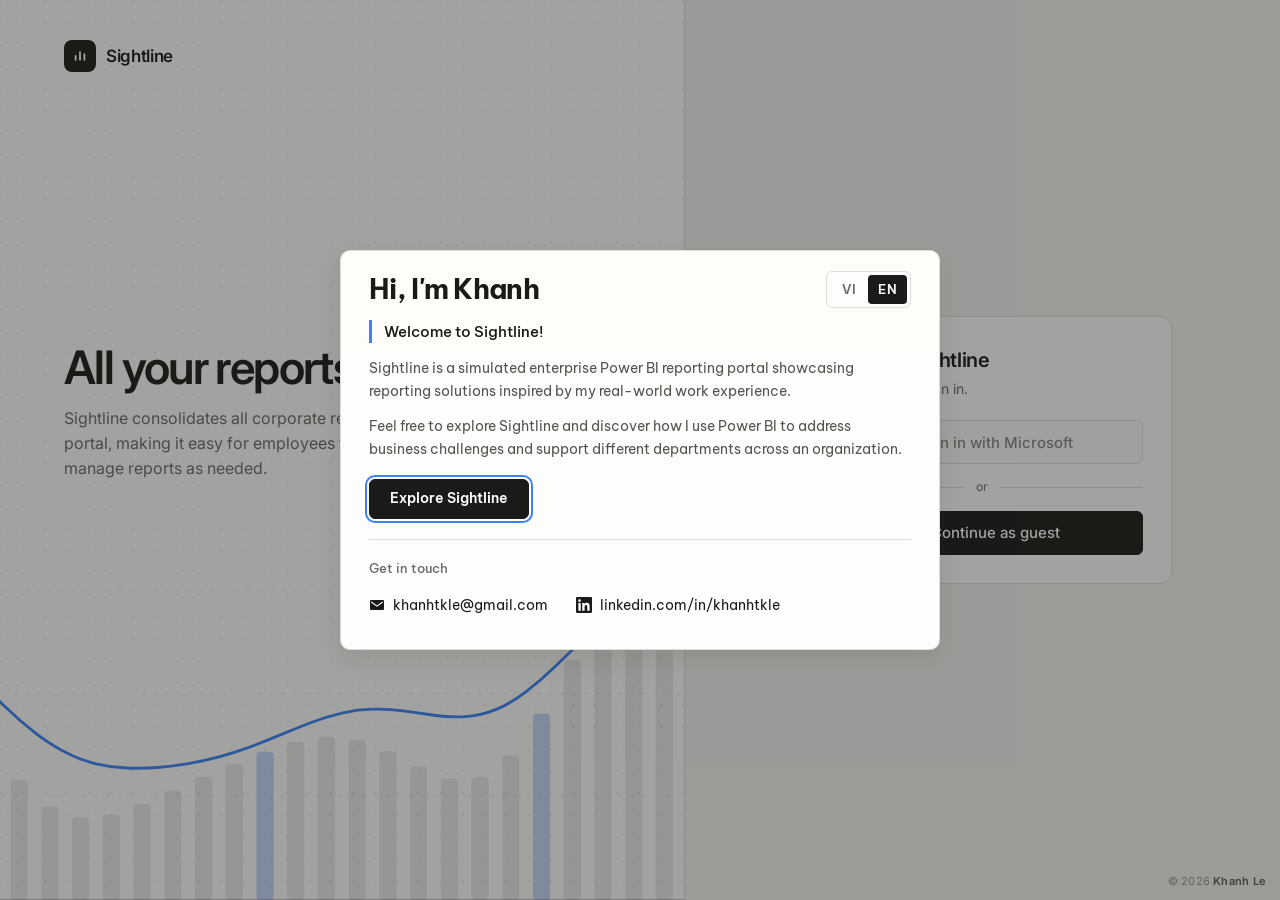
<file: login.html>
<!DOCTYPE html>
<html lang="en">
<head>
  <meta charset="UTF-8">
  <meta name="viewport" content="width=device-width, initial-scale=1.0">
  <meta property="og:title" content="Sightline">
  <meta property="og:description" content="Sightline: an internal operations reporting portal">
  <meta property="og:type" content="website">
  <meta name="theme-color" content="#f2f1ee">
  <meta name="color-scheme" content="light">
  <title>Sightline</title>
  <meta name="robots" content="noindex, nofollow">
  <meta name="author" content="Khanh Le">
  <meta name="copyright" content="© 2026 Khanh Le">
  <meta name="description" content="Sightline: an internal operations reporting portal">
  <link rel="icon" href="data:image/svg+xml,%3Csvg xmlns='http://www.w3.org/2000/svg' viewBox='0 0 32 32'%3E%3Crect width='32' height='32' rx='7' fill='%231a1a18'/%3E%3Cpath d='M9 22v-6m7 6V10m7 12v-9' stroke='%23f2f1ee' stroke-width='3' stroke-linecap='round'/%3E%3C/svg%3E">

  <link rel="preconnect" href="https://fonts.googleapis.com">
  <link rel="preconnect" href="https://fonts.gstatic.com" crossorigin>
  <link href="https://fonts.googleapis.com/css2?family=Inter:wght@400;500;600&family=Be+Vietnam+Pro:wght@500;600;700&display=swap" rel="stylesheet">

  <link rel="stylesheet" href="css/style.css">
</head>
<body data-page="login">

  <a class="skip" href="#signin">Skip to sign in</a>

  <main class="login">
    <!-- Bên trái: tên sản phẩm, tiêu đề, đoạn giới thiệu; phía dưới là hình động trừu tượng -->
    <section class="login-intro">
      <div class="brand">
        <span class="brand-mark" aria-hidden="true">
          <svg viewBox="0 0 32 32"><path d="M9 22v-6m7 6V10m7 12v-9" fill="none" stroke="currentColor" stroke-width="3" stroke-linecap="round"/></svg>
        </span>
        <span class="brand-name" translate="no">Sightline</span>
      </div>

      <div class="login-copy">
        <h1 class="login-title"></h1>
        <p class="login-text"></p>
      </div>

      <div class="login-art" aria-hidden="true"></div>
    </section>

    <!-- Bên phải: chọn cách vào -->
    <section class="login-card" id="signin">
      <h2 class="form-title"></h2>
      <p class="form-sub"></p>

      <!-- Tài khoản Microsoft: hiển thị nhưng khóa, chỉ có trong hệ thống thật -->
      <button type="button" class="auth-btn sso" disabled aria-disabled="true">
        <svg class="ms-logo" viewBox="0 0 21 21" aria-hidden="true">
          <rect x="1" y="1" width="9" height="9" fill="#f25022"/><rect x="11" y="1" width="9" height="9" fill="#7fba00"/>
          <rect x="1" y="11" width="9" height="9" fill="#00a4ef"/><rect x="11" y="11" width="9" height="9" fill="#ffb900"/>
        </svg>
        <span class="sso-label"></span>
      </button>

      <div class="or"><span></span></div>

      <button type="button" class="auth-btn guest-btn"></button>


    </section>
  </main>

  <script src="js/config.js"></script>
  <script src="js/tracker.js"></script>
  <script src="js/guard.js"></script>
  <script src="js/app.js"></script>
  <div class="watermark" aria-hidden="true">© 2026 <b>Khanh Le</b></div>
</body>
</html>
</file>
<file: css/style.css>
/* ============================================================
   Design tokens (xem design-tokens.md)
   Đổi ở đây là đổi toàn trang.
   ============================================================ */
:root {
  --bg:        #f2f1ee;   /* nền trang (canvas) */
  --surface:   #fdfdfc;   /* thanh trên, thẻ, nút */
  --surface-2: #fbfaf9;   /* vùng lõm: khung ảnh, cột trái */
  --ink:       #1a1a18;   /* chữ chính, nút chính */
  --muted:     #6b6a66;   /* chữ phụ */
  --line:      #deddd9;   /* mọi đường viền 1px */
  --line-strong: #c4c2bc; /* viền khi rê chuột */
  --accent:    #3b82f6;   /* màu nhấn duy nhất: focus, trang đang chọn, trang đã lưu */
  --star:      #c98a00;   /* ngôi sao đã đánh dấu */
  --danger:    #b3261e;   /* lỗi nhập liệu */
  --danger-bg: #fdf3f2;

  --font: "Inter", system-ui, -apple-system, "Segoe UI", sans-serif;
  --radius: 10px;         /* thẻ, khung */
  --radius-sm: 6px;       /* nút, chip */
  --gutter: 24px;
  --topbar-h: 49px;       /* + 1px viền dưới = 50px */
  --chrome-h: calc(var(--topbar-h) + 1px);
  --ctl: 37px;            /* cỡ chung của nút trên thanh trên: chuông, avatar, tìm nhanh, công cụ */
  --pop-shadow: 0 8px 24px rgb(26 26 24 / .10);   /* bóng ấm, chỉ cho menu nổi */
}

/* ---------- Đặt lại mặc định ---------- */
*, *::before, *::after { box-sizing: border-box; }
html { -webkit-text-size-adjust: 100%; }
body {
  margin: 0;
  background: var(--bg);
  color: var(--ink);
  font-family: var(--font);
  font-size: 15px;
  line-height: 1.55;
  -webkit-font-smoothing: antialiased;
}
img { display: block; max-width: 100%; }
a { color: inherit; text-decoration: none; }
button { font: inherit; color: inherit; background: none; border: 0; cursor: pointer; }
button:disabled { cursor: default; }
:focus-visible { outline: 2px solid var(--accent); outline-offset: 2px; }
kbd {
  display: inline-block;
  min-width: 20px;
  padding: 1px 6px;
  border: 1px solid var(--line);
  border-bottom-width: 2px;
  border-radius: 4px;
  background: var(--surface);
  color: var(--muted);
  font: 500 12px/1.4 var(--font);
  text-align: center;
}
.ico { width: 16px; height: 16px; flex: 0 0 auto; }

.skip {
  position: absolute;
  left: 8px;
  top: -48px;
  z-index: 30;
  padding: 8px 12px;
  background: var(--ink);
  color: var(--surface);
  border-radius: var(--radius-sm);
}
.skip:focus { top: 8px; }

/* Nút dùng chung: nút chính (nền đậm) và nút phụ (viền mảnh) */
.btn {
  display: inline-flex;
  align-items: center;
  justify-content: center;
  height: 34px;
  padding: 0 14px;
  border: 1px solid var(--line);
  border-radius: var(--radius-sm);
  background: var(--surface);
  font-size: 14px;
  font-weight: 500;
  white-space: nowrap;
  transition: border-color .15s, background .15s, transform .1s;
}
.btn:hover { border-color: var(--line-strong); background: var(--surface-2); }
.btn:active { transform: translateY(1px); }
.btn-primary { background: var(--ink); border-color: var(--ink); color: var(--surface); }
.btn-primary:hover { background: #000; border-color: #000; }
.btn:disabled { opacity: .7; transform: none; }

/* Nút ngôn ngữ: hai lựa chọn liền nhau, bên đang dùng được tô đậm */
.lang {
  display: flex;
  flex: 0 0 auto;
  height: var(--ctl);
  padding: 3px;
  border: 1px solid var(--line);
  border-radius: var(--radius-sm);
  background: var(--surface);
}
.lang button {
  min-width: 38px;
  padding: 0 10px;
  border-radius: 4px;
  color: var(--muted);
  font-size: 13px;
  font-weight: 600;
  letter-spacing: .02em;
  transition: background .15s, color .15s;
}
.lang button:hover { color: var(--ink); }
.lang button[aria-pressed="true"] { background: var(--ink); color: var(--surface); }

/* ============================================================
   Thanh trên dùng chung. Trang chủ: [Sightline | mô tả] ...... [tìm nhanh][chuông][avatar]
   Trang xem: chia ba vùng, xem phần "Trang xem báo cáo".
   ============================================================ */
.topbar {
  position: relative;
  z-index: 10;
  display: flex;
  align-items: center;
  gap: 8px;
  height: var(--chrome-h);
  padding: 0 15px 0 0;
  background: var(--surface);
  border-bottom: 1px solid var(--line);
}
.brand { display: flex; align-items: center; gap: 10px; font-weight: 600; font-size: 17px; letter-spacing: -0.02em; }
.brand-mark { display: grid; place-items: center; width: 32px; height: 32px; border-radius: 8px; background: var(--ink); color: var(--bg); }
.brand-mark svg { width: 20px; height: 20px; }
.home-brand { margin-left: 16px; }
.home-brand .topbar-title { margin: 0; font-weight: 600; letter-spacing: -0.02em; }
.home-brand .brand-mark { width: 28px; height: 28px; border-radius: 7px; }
.home-brand .brand-mark svg { width: 18px; height: 18px; }

/* Nút "về" của trang xem: cùng khuôn với các nút vuông khác ở thanh trên, chỉ có mũi tên gập (không có thân) */
.back {
  display: grid;
  place-items: center;
  flex: 0 0 auto;
  width: var(--ctl);
  height: var(--ctl);
  margin: 0 4px 0 14px;
  border: 1px solid var(--line);
  border-radius: var(--radius-sm);
  background: var(--surface);
  color: var(--ink);
  transition: border-color .15s, background .15s, transform .1s;
}
.back svg { width: 16px; height: 16px; }
.back:hover { border-color: var(--line-strong); background: var(--surface-2); }
.back:active { transform: scale(.96); }

.topbar-title {
  margin: 0;
  min-width: 0;
  overflow: hidden;
  text-overflow: ellipsis;
  white-space: nowrap;
  font-size: 18px;
  font-weight: 600;
  line-height: 1.2;
  letter-spacing: -0.02em;
}
.topbar-tagline {
  margin: 0 auto 0 4px;
  padding-left: 14px;
  border-left: 1px solid var(--line);
  color: var(--muted);
  font-size: 14px;
  line-height: 1;
  white-space: nowrap;
}

/* Menu nổi */
.pop { position: relative; flex: 0 0 auto; }
.pop-menu {
  position: absolute;
  right: 0;
  top: calc(100% + 8px);
  z-index: 20;
  padding: 14px;
  background: var(--surface);
  border: 1px solid var(--line);
  border-radius: var(--radius);
  box-shadow: var(--pop-shadow);
}
.pop-menu[hidden] { display: none; }

/* Mọi nút vuông trên thanh trên cùng một cỡ: chuông, tìm nhanh, công cụ */
.icon-btn {
  position: relative;
  display: grid;
  place-items: center;
  flex: 0 0 auto;
  width: var(--ctl);
  height: var(--ctl);
  border: 1px solid var(--line);
  border-radius: var(--radius-sm);
  background: var(--surface);
  color: var(--ink);
  transition: border-color .15s, background .15s, color .15s, transform .1s;
}
.icon-btn:hover, .icon-btn[aria-expanded="true"] { border-color: var(--line-strong); background: var(--surface-2); }
.icon-btn:active { transform: scale(.96); }
.icon-btn[aria-pressed="true"] { color: var(--accent); }
.icon-btn:disabled { opacity: .45; }
.badge {
  position: absolute;
  top: -6px;
  right: -6px;
  min-width: 17px;
  height: 17px;
  padding: 0 4px;
  border: 2px solid var(--surface);
  border-radius: 9px;
  box-sizing: content-box;
  background: var(--ink);
  color: var(--surface);
  font-size: 10px;
  font-weight: 600;
  line-height: 17px;
  text-align: center;
  font-variant-numeric: tabular-nums;
}
.badge[hidden] { display: none; }
.dot { position: absolute; top: 6px; right: 6px; width: 8px; height: 8px; border: 2px solid var(--surface); border-radius: 50%; box-sizing: content-box; background: var(--accent); }
.dot[hidden] { display: none; }

.notif-menu { width: 330px; padding: 0; }
.notif-head { display: flex; align-items: center; justify-content: space-between; padding: 12px 14px; border-bottom: 1px solid var(--line); font-size: 14px; }
.notif-read { color: var(--muted); font-size: 13px; text-decoration: underline; text-underline-offset: 3px; }
.notif-read:hover:not(:disabled) { color: var(--ink); }
.notif-read:disabled { text-decoration: none; opacity: .6; }
.notif-list { margin: 0; padding: 4px; list-style: none; }
.notif-list a { display: block; padding: 8px 10px; border-radius: var(--radius-sm); font-size: 13px; line-height: 1.4; transition: background .15s; }
.notif-list a:hover { background: var(--bg); }
.notif-when { display: block; color: var(--muted); font-size: 12px; font-variant-numeric: tabular-nums; }
.notif-text b { font-weight: 600; }
.notif-note { margin: 0; padding: 10px 14px 12px; border-top: 1px solid var(--line); color: var(--muted); font-size: 12px; line-height: 1.45; }

/* Người dùng: chỉ một ô avatar cùng cỡ với nút chuông; bấm để xem thêm */
.user-btn { display: block; width: var(--ctl); height: var(--ctl); padding: 0; border-radius: var(--radius-sm); }
.avatar {
  display: grid;
  place-items: center;
  flex: 0 0 auto;
  width: 28px;
  height: 28px;
  border-radius: 6px;
  background: var(--ink);
  color: var(--surface);
  font-size: 12px;
  font-weight: 600;
}
.user-btn .avatar { width: var(--ctl); height: var(--ctl); font-size: 13px; letter-spacing: .02em; transition: box-shadow .15s, opacity .15s; }
.user-btn:hover .avatar { opacity: .9; }
.user-btn[aria-expanded="true"] .avatar { box-shadow: 0 0 0 2px var(--surface), 0 0 0 3px var(--line-strong); }

.user-menu { width: 264px; }
.menu-id { display: flex; align-items: center; gap: 10px; }
.menu-id .avatar { width: 36px; height: 36px; font-size: 13px; }
.menu-id b { display: block; font-size: 14px; font-weight: 600; line-height: 1.3; }
.menu-id span:not(.avatar) { color: var(--muted); font-size: 13px; }
.menu-row { display: flex; align-items: center; justify-content: space-between; gap: 12px; margin-top: 12px; }
.menu-lbl { display: flex; align-items: center; gap: 8px; color: var(--muted); font-size: 13px; }
.menu-row .lang { height: 30px; padding: 2px; }
.menu-row .lang button { min-width: 34px; padding: 0 8px; font-size: 12px; }
.menu-sep { height: 1px; margin: 10px -14px; background: var(--line); }
.menu-item {
  display: flex;
  align-items: center;
  gap: 10px;
  width: calc(100% + 16px);
  height: 34px;
  margin: 0 -8px;
  padding: 0 8px;
  border-radius: var(--radius-sm);
  font-size: 14px;
  text-align: left;
  transition: background .15s;
}
.menu-item:hover { background: var(--bg); }
.menu-item .ico { color: var(--muted); }
.menu-item kbd { margin-left: auto; }

/* ============================================================
   Trang đăng nhập: vừa một màn hình, không cuộn
   ============================================================ */
body[data-page="login"] { height: 100dvh; overflow: hidden; }
.login { display: grid; grid-template-columns: minmax(0, 1.15fr) minmax(0, 1fr); height: 100dvh; }

.login-intro {
  position: relative;
  display: flex;
  flex-direction: column;
  min-height: 0;
  padding: 40px 64px;
  overflow: hidden;
  background:
    radial-gradient(circle at 1px 1px, rgb(26 26 24 / .07) 1px, transparent 0) 0 0 / 22px 22px,
    var(--surface);
  border-right: 1px solid var(--line);
}
.login-intro .brand { position: relative; z-index: 1; }
.login-copy { position: relative; z-index: 1; margin: auto 0; padding-bottom: 12vh; max-width: 560px; }
.login-title { white-space: pre-line; margin: 0 0 14px; font-size: clamp(32px, 3.6vw, 48px); font-weight: 600; letter-spacing: -0.035em; line-height: 1.06; text-wrap: balance; }
.login-text { margin: 0; max-width: 46ch; color: var(--muted); font-size: 16px; text-wrap: pretty; }

/* Hình trừu tượng: cột biểu đồ thở nhẹ, đường xu hướng vẽ dần, một chấm chạy theo đường */
.login-art {
  position: absolute;
  left: 0; right: 0; bottom: 0;
  height: 46%;
  pointer-events: none;
  -webkit-mask-image: linear-gradient(to bottom, transparent 0, #000 42%);
          mask-image: linear-gradient(to bottom, transparent 0, #000 42%);
}
.login-art svg { display: block; width: 100%; height: 100%; }
.login-art .grid-lines line { stroke: var(--ink); stroke-opacity: .08; stroke-dasharray: 3 6; }
.login-art .base { stroke: var(--ink); stroke-opacity: .22; }
.login-art .bar {
  fill: var(--ink);
  fill-opacity: .09;
  transform-box: fill-box;
  transform-origin: 50% 100%;
  animation: bar-breathe 7s ease-in-out infinite;
  animation-delay: calc(var(--i) * -.55s);
}
.login-art .bar-hot { fill: var(--accent); fill-opacity: .3; }
.login-art .trend {
  fill: none;
  stroke: var(--accent);
  stroke-width: 2.2;
  stroke-linecap: round;
  stroke-dasharray: 1;
  stroke-dashoffset: 1;
  animation: trend-draw 2.8s cubic-bezier(.4, 0, .2, 1) .4s forwards;
}
.login-art .runner { offset-distance: 0%; offset-rotate: 0deg; animation: runner-go 12s linear 3.2s infinite; }
.login-art .dot { fill: var(--accent); }
.login-art .halo { fill: var(--accent); fill-opacity: .18; }
@keyframes bar-breathe { 0%, 100% { transform: scaleY(.68); } 50% { transform: scaleY(1); } }
@keyframes trend-draw { to { stroke-dashoffset: 0; } }
@keyframes runner-go { from { offset-distance: 0%; } to { offset-distance: 100%; } }

.login-card {
  align-self: center;
  justify-self: center;
  width: min(380px, calc(100% - 48px));
  padding: 28px;
  background: var(--surface);
  border: 1px solid var(--line);
  border-radius: 12px;
}
.form-title { margin: 0; font-size: 20px; font-weight: 600; letter-spacing: -0.02em; }
.form-sub { margin: 2px 0 20px; color: var(--muted); font-size: 14px; }

/* Hai nút vào cùng một khuôn: cùng cao, cùng cỡ chữ, nội dung căn giữa như nhau */
.auth-btn {
  display: flex;
  align-items: center;
  justify-content: center;
  gap: 10px;
  width: 100%;
  height: 44px;
  padding: 0 14px;
  border: 1px solid var(--line);
  border-radius: var(--radius-sm);
  font-family: var(--font);
  font-size: 15px;
  font-weight: 500;
  line-height: 1;
  transition: background .15s, border-color .15s, transform .1s;
}
.auth-btn svg { width: 16px; height: 16px; flex: 0 0 auto; }
/* Microsoft: nhìn rõ nhưng mờ đi, vì chỉ có trong hệ thống thật */
.sso { background: var(--surface-2); color: var(--muted); cursor: not-allowed; }
.sso .ms-logo { filter: grayscale(1); opacity: .5; }
.sso-label { opacity: .8; }
.guest-btn { background: var(--ink); border-color: var(--ink); color: var(--surface); cursor: pointer; }
.guest-btn:hover { background: #000; border-color: #000; }
.guest-btn:active { transform: translateY(1px); }
.link-btn { display: block; margin: 16px auto 0; color: var(--muted); font-size: 13px; text-decoration: underline; text-underline-offset: 3px; }
.link-btn:hover { color: var(--ink); }
.or { display: flex; align-items: center; gap: 12px; margin: 14px 0; color: var(--muted); font-size: 12px; }
.or::before, .or::after { content: ""; flex: 1; height: 1px; background: var(--line); }

/* ============================================================
   Trang chủ: cột trái + vùng nội dung
   ============================================================ */
.portal {
  display: grid;
  grid-template-columns: 240px 1fr;
  min-height: calc(100dvh - var(--chrome-h));
}

/* Cột trái: tìm kiếm + bộ lọc */
.side {
  position: sticky;
  top: 0;
  align-self: start;
  height: calc(100dvh - var(--chrome-h));
  display: flex;
  flex-direction: column;
  gap: 12px;
  padding: 16px;
  background: var(--surface-2);
  border-right: 1px solid var(--line);
}
.search {
  display: flex;
  align-items: center;
  gap: 8px;
  height: 34px;
  padding: 0 8px 0 10px;
  background: var(--surface);
  border: 1px solid var(--line);
  border-radius: var(--radius-sm);
  color: var(--muted);
}
.search:focus-within { border-color: var(--accent); }
.search:focus-within kbd { display: none; }
.search svg { width: 14px; height: 14px; flex: 0 0 auto; }
.search input {
  width: 100%;
  min-width: 0;
  border: 0;
  outline: 0;
  background: none;
  color: var(--ink);
  font: inherit;
  font-size: 14px;
}
.search input::-webkit-search-cancel-button { display: none; }
.nav-list { display: flex; flex-direction: column; gap: 2px; min-height: 0; overflow-y: auto; }
.nav-item {
  display: flex;
  align-items: center;
  gap: 10px;
  height: 34px;
  padding: 0 10px;
  border-radius: var(--radius-sm);
  font-size: 14px;
  text-align: left;
  color: var(--muted);
  transition: background .15s, color .15s;
}
.nav-item:hover { background: var(--bg); color: var(--ink); }
.nav-item .nav-name { flex: 1; min-width: 0; }
.nav-item[aria-current="true"] {
  background: var(--surface);
  box-shadow: inset 0 0 0 1px var(--line);
  color: var(--ink);
  font-weight: 500;
}
.nav-item[aria-current="true"] .ico { color: var(--accent); }
.n { font-size: 12px; font-variant-numeric: tabular-nums; }
.nav-label { margin: 14px 10px 4px; font-size: 12px; font-weight: 500; color: var(--muted); }
.nav-label:first-child { margin-top: 2px; }

/* Báo cáo của từng phòng ban và trang đã lưu, mở thẳng từ cột trái */
.nav-reports { margin: 0 0 6px 17px; padding-left: 12px; border-left: 1px solid var(--line); }
.nav-reports a {
  display: block;
  padding: 4px 8px;
  border-radius: var(--radius-sm);
  overflow: hidden;
  text-overflow: ellipsis;
  white-space: nowrap;
  color: var(--muted);
  font-size: 13px;
  transition: background .15s, color .15s;
}
.nav-reports a:hover { background: var(--bg); color: var(--ink); }
.request-btn { margin-top: auto; width: 100%; gap: 8px; }

.content { padding: 20px; min-width: 0; }

/* Báo cáo xem gần nhất: một hàng gọn */
.panel {
  margin-bottom: 20px;
  padding: 10px 12px;
  background: var(--surface);
  border: 1px solid var(--line);
  border-radius: var(--radius);
}
.resume {
  display: flex;
  align-items: center;
  gap: 12px;
  padding: 4px;
  margin: -4px;
  border-radius: var(--radius-sm);
  transition: background .15s;
}
.resume:hover { background: var(--surface-2); }
.resume img {
  flex: 0 0 auto;
  width: 84px;
  height: auto;
  aspect-ratio: 16 / 10;
  object-fit: cover;
  object-position: left top;
  border: 1px solid var(--line);
  border-radius: var(--radius-sm);
}
.resume-text { display: flex; flex-direction: column; min-width: 0; line-height: 1.35; }
.resume-label { color: var(--muted); font-size: 12px; }
.resume-text b { font-size: 15px; font-weight: 600; letter-spacing: -0.01em; }
.resume-text > span:last-child { color: var(--muted); font-size: 13px; }
.resume .btn { margin-left: auto; }

/* Thanh công cụ: số lượng + sắp xếp */
.toolbar {
  display: flex;
  align-items: center;
  justify-content: space-between;
  gap: 12px;
  margin-bottom: 12px;
  min-height: 30px;
}
.count { color: var(--muted); font-size: 13px; font-variant-numeric: tabular-nums; }
.sort { display: flex; align-items: center; gap: 8px; color: var(--muted); font-size: 13px; }
.sort select {
  height: 30px;
  padding: 0 8px;
  border: 1px solid var(--line);
  border-radius: var(--radius-sm);
  background: var(--surface);
  color: var(--ink);
  font: inherit;
  font-size: 13px;
}

/* Lưới thẻ: mô tả hiện đầy đủ, không bị cắt */
.grid {
  display: grid;
  grid-template-columns: repeat(auto-fill, minmax(250px, 1fr));
  gap: 16px;
}
.card {
  position: relative;
  display: flex;
  background: var(--surface);
  border: 1px solid var(--line);
  border-radius: var(--radius);
  overflow: hidden;
  transition: border-color .15s;
}
.card:hover { border-color: var(--line-strong); }
.card-link { display: flex; flex-direction: column; flex: 1; min-width: 0; }
.card-frame {
  aspect-ratio: 16 / 10;
  overflow: hidden;
  border-bottom: 1px solid var(--line);
  background: var(--surface);
  padding-right: 1.6%;   /* báo cáo rộng bị cắt bên phải: chừa dải trắng xấp xỉ lề trắng bên trái của ảnh (đo được 1.2% đến 1.9% bề ngang thẻ) */
}
.card-frame img { width: 100%; height: 100%; object-fit: cover; object-position: left top; }
.card-body { flex: 1; display: flex; flex-direction: column; padding: 12px 14px 14px; }
.card-meta {
  display: flex;
  justify-content: space-between;
  gap: 8px;
  margin-bottom: 4px;
  font-size: 12px;
  font-weight: 500;
  color: var(--muted);
  font-variant-numeric: tabular-nums;
}
.card h2 { margin: 0 0 6px; font-size: 16px; font-weight: 600; letter-spacing: -0.01em; line-height: 1.3; }
.card p { margin: 0; color: #55544f; font-size: 14px; line-height: 1.55; text-wrap: pretty; }

/* Nút đánh dấu sao, nổi lên góc phải khung ảnh */
.pin {
  position: absolute;
  top: 8px;
  right: 8px;
  display: grid;
  place-items: center;
  width: 28px;
  height: 28px;
  padding: 0;   /* lề mặc định của button (6px hai bên) làm biểu tượng lệch phải */
  border: 1px solid var(--line);
  border-radius: var(--radius-sm);
  background: var(--surface);
  color: var(--muted);
  transition: color .15s, border-color .15s, transform .1s;
}
.pin svg { width: 16px; height: 16px; transform: translateY(.5px); }   /* ngôi sao nặng phần dưới, hạ 0.5px cho cân mắt */
.pin:hover { color: var(--ink); border-color: var(--line-strong); }
.pin:active { transform: scale(.95); }
.pin[aria-pressed="true"] { color: var(--star); }

/* Trạng thái trống: tiêu đề, một câu giải thích, tối đa một hành động */
.empty, .stage-msg { text-align: center; color: var(--muted); }
.empty { margin: 56px auto; max-width: 360px; }
.empty[hidden], .stage-msg[hidden] { display: none; }
.empty-title { margin: 0 0 4px; color: var(--ink); font-size: 16px; font-weight: 600; letter-spacing: -0.01em; }
.empty-text { margin: 0; font-size: 14px; text-wrap: pretty; }
.empty-text:empty { display: none; }
.empty .btn, .stage-msg .btn { margin-top: 14px; }
.empty .btn[hidden], .stage-msg .btn[hidden] { display: none; }

/* ============================================================
   Hộp thoại, tìm nhanh và form
   ============================================================ */
dialog.dlg {
  width: min(560px, calc(100vw - 32px));
  max-height: min(680px, calc(100dvh - 48px));
  padding: 20px 24px 24px;
  border: 1px solid var(--line);
  border-radius: var(--radius);
  background: var(--surface);
  color: var(--ink);
  overflow-y: auto;
  box-shadow: var(--pop-shadow);
}
dialog.dlg::backdrop { background: rgb(26 26 24 / .4); }
.dlg-head { display: flex; justify-content: space-between; align-items: center; margin-bottom: 8px; }
.dlg-head h2 { margin: 0; font-size: 18px; font-weight: 600; letter-spacing: -0.01em; }
.dlg-x { width: 28px; height: 28px; border-radius: var(--radius-sm); font-size: 20px; line-height: 1; color: var(--muted); }
.dlg-x:hover { background: var(--bg); color: var(--ink); }
.dlg-intro { margin: 0 0 4px; color: var(--muted); text-wrap: pretty; }
.dlg-body { margin: 0 0 4px; text-wrap: pretty; }
.dlg-note { margin: 16px 0 0; padding: 10px 12px; border: 1px solid var(--line); border-radius: var(--radius-sm); background: var(--bg); color: var(--muted); font-size: 13px; text-wrap: pretty; }
.dlg-byline { margin: 18px 0 0; color: var(--muted); font-size: 13px; }
dialog.dlg h3 { margin: 20px 0 8px; font-size: 13px; font-weight: 600; color: var(--muted); }
dialog.dlg ul { margin: 0; padding-left: 18px; }
dialog.dlg li { margin-bottom: 4px; }
.keys { display: grid; grid-template-columns: 110px 1fr; gap: 8px 12px; margin: 0; align-items: center; }
.keys dt { white-space: nowrap; }
.keys dd { margin: 0; }
.info-meta { margin: 12px 0 0; border-top: 1px solid var(--line); }
.info-meta > div { display: flex; justify-content: space-between; padding: 7px 0; border-bottom: 1px solid var(--line); font-size: 13px; }
.info-meta dt { color: var(--muted); }
.info-meta dd { margin: 0; font-weight: 500; font-variant-numeric: tabular-nums; }

.field { display: block; margin-top: 14px; font-size: 13px; font-weight: 500; }
.field input, .field select, .field textarea {
  display: block;
  width: 100%;
  margin-top: 6px;
  padding: 8px 10px;
  border: 1px solid var(--line);
  border-radius: var(--radius-sm);
  background: var(--surface);
  color: var(--ink);
  font: inherit;
  font-size: 14px;
  font-weight: 400;
}
.field textarea { resize: vertical; }
.field input:focus, .field select:focus, .field textarea:focus { outline: 0; border-color: var(--accent); }
.field [aria-invalid="true"] { border-color: var(--danger); }
.field-err { display: block; margin-top: 4px; color: var(--danger); font-size: 12px; font-weight: 400; }
.field-err[hidden] { display: none; }
.dlg-actions { display: flex; justify-content: flex-end; gap: 8px; margin-top: 20px; }

/* Tìm nhanh (Ctrl K) */
dialog.palette {
  width: min(600px, calc(100vw - 32px));
  max-height: min(70dvh, 520px);
  margin: 12vh auto auto;
  padding: 0;
  overflow: hidden;
}
dialog.palette[open] { display: flex; flex-direction: column; }
.pal-head { display: flex; align-items: center; gap: 10px; padding: 0 16px; height: 52px; border-bottom: 1px solid var(--line); color: var(--muted); }
.pal-head .ico { width: 18px; height: 18px; }
.pal-input { flex: 1; min-width: 0; border: 0; outline: 0; background: none; color: var(--ink); font: inherit; font-size: 16px; }
.pal-list { flex: 1; min-height: 0; overflow-y: auto; padding: 6px; }
.pal-group { padding: 10px 10px 4px; color: var(--muted); font-size: 12px; font-weight: 500; }
.pal-item {
  display: flex;
  align-items: center;
  gap: 12px;
  width: 100%;
  height: 38px;
  padding: 0 10px;
  border-radius: var(--radius-sm);
  font-size: 14px;
  text-align: left;
}
.pal-item .ico { color: var(--muted); }
.pal-item[aria-selected="true"] { background: var(--bg); box-shadow: inset 2px 0 0 var(--accent); }
.pal-item[aria-selected="true"] .ico { color: var(--ink); }
.pal-label { flex: 1; min-width: 0; overflow: hidden; text-overflow: ellipsis; white-space: nowrap; }
.pal-hint { color: var(--muted); font-size: 12px; }
.pal-none { margin: 0; padding: 28px 10px; text-align: center; color: var(--muted); }

/* ============================================================
   Trang xem báo cáo: không cuộn. Thanh trên chia ba vùng, ảnh chiếm gần hết màn hình
   ============================================================ */
body[data-page="viewer"] {
  height: 100dvh;
  overflow: hidden;
  display: flex;
  flex-direction: column;
}
.topbar-viewer { display: grid; grid-template-columns: minmax(0, 1fr) auto minmax(0, 1fr); gap: 12px; }
.tb-left { display: flex; align-items: center; gap: 8px; min-width: 0; }
.tb-left .topbar-tagline { margin: 0 0 0 4px; }
.tb-center { display: flex; justify-content: center; }
.tb-right { display: flex; align-items: center; justify-content: flex-end; gap: 8px; }
.tb-sep { width: 1px; height: 20px; margin: 0 2px; background: var(--line); }

/* Điều khiển trang: lùi, ô số trang gõ được, tiến */
.pgctl {
  display: flex;
  align-items: center;
  height: var(--ctl);
  border: 1px solid var(--line);
  border-radius: var(--radius-sm);
  background: var(--surface);
  overflow: hidden;
}
.pgctl button { display: grid; place-items: center; width: 36px; height: 100%; color: var(--ink); transition: background .15s; }
.pgctl button:hover:not(:disabled) { background: var(--bg); }
.pgctl button:disabled { color: var(--line-strong); }
.pgctl .ico { width: 14px; height: 14px; }
.pg-field {
  display: flex;
  align-items: center;
  gap: 6px;
  height: 100%;
  padding: 0 12px;
  border-left: 1px solid var(--line);
  border-right: 1px solid var(--line);
  font-size: 14px;
  font-variant-numeric: tabular-nums;
}
.pg-field:focus-within { box-shadow: inset 0 -2px 0 var(--accent); }
.pg-input { width: 1ch; padding: 0; border: 0; outline: 0; background: none; color: var(--muted); font: inherit; font-weight: 400; text-align: center; }
.pg-input:focus { color: var(--ink); }
.pg-total { color: var(--muted); }

/* Phóng to */
.zoom {
  display: flex;
  align-items: center;
  height: var(--ctl);
  border: 1px solid var(--line);
  border-radius: var(--radius-sm);
  background: var(--surface);
  overflow: hidden;
}
.zoom button { height: 100%; color: var(--muted); transition: background .15s, color .15s; }
.zoom button:hover:not(:disabled) { background: var(--bg); color: var(--ink); }
.zoom button:disabled { opacity: .4; }
.zoom-in, .zoom-out { display: grid; place-items: center; width: 34px; }
.zoom-val { min-width: 56px; border-left: 1px solid var(--line); border-right: 1px solid var(--line); font-size: 13px; font-weight: 500; font-variant-numeric: tabular-nums; }

/* Ghi chú và menu "Thêm" */
.note-menu { width: 320px; }
.note-label { display: block; margin-bottom: 8px; font-size: 13px; font-weight: 600; }
.note-label span { color: var(--muted); font-weight: 400; }
.note-text {
  display: block;
  width: 100%;
  padding: 8px 10px;
  border: 1px solid var(--line);
  border-radius: var(--radius-sm);
  background: var(--surface);
  color: var(--ink);
  font: inherit;
  font-size: 14px;
  line-height: 1.5;
  resize: vertical;
}
.note-text:focus { outline: 0; border-color: var(--accent); }
.note-foot { display: flex; justify-content: space-between; gap: 12px; margin-top: 8px; color: var(--muted); font-size: 12px; }
.more-menu { width: 252px; padding: 6px; }
.more-menu .menu-item { width: 100%; margin: 0; padding: 0 10px; }
.more-menu .menu-sep { margin: 6px -6px; }
.menu-item .mi-dot { margin-left: auto; width: 7px; height: 7px; border-radius: 50%; background: var(--accent); }
.menu-item .mi-dot[hidden] { display: none; }
/* Mục thu vào từ thanh trên: chỉ hiện khi nút tương ứng bị ẩn */
.more-menu .mi-zoom, .more-menu .mi-acts { display: none; }

.viewer {
  flex: 1;
  min-height: 0;
  display: flex;
  flex-direction: column;
  gap: 10px;
  padding: 12px var(--gutter) 34px;   /* chừa chỗ cho dòng bản quyền cố định ở góc dưới */
  --thumb-w: 112px;
  --thumb-h: calc(var(--thumb-w) * 10 / 16);   /* tỷ lệ 16:10 */
}

.stage {
  position: relative;
  flex: 1;
  min-height: 0;
  border: 1px solid var(--line);
  border-radius: var(--radius);
  background: var(--surface);
  overflow: hidden;
}
.stage img {
  position: absolute;
  inset: 0;
  width: 100%;
  height: 100%;
  object-fit: contain;     /* hiện trọn trang, giữ nguyên tỷ lệ gốc */
  transform-origin: center;
  user-select: none;
}
.stage:fullscreen { border: 0; border-radius: 0; }
.stage-msg { position: absolute; inset: 0; display: flex; flex-direction: column; align-items: center; justify-content: center; padding: 24px; }
.stage.is-empty img, .stage.is-missing img { visibility: hidden; }
.stage.is-missing .nav { display: none; }
.stage.is-zoomed { cursor: grab; }
.stage.is-dragging { cursor: grabbing; }
.stage.is-zoomed .nav { display: none; }   /* khi phóng thì kéo để dịch, không lật trang bằng mép */
.nav {
  position: absolute;
  top: 0; bottom: 0;
  width: 15%;
  display: flex;
  align-items: center;
  color: var(--ink);
  transition: transform .2s;
}
/* Dải mép canvas là vùng bấm; mũi tên mờ khi nghỉ, khi rê hoặc focus thì rõ lên và nhích ra ngoài */
.nav.prev { left: 0;  justify-content: flex-start; padding-left: 18px; }
.nav.next { right: 0; justify-content: flex-end; padding-right: 18px; }
.nav svg { width: 26px; height: 26px; opacity: .35; transition: opacity .2s, transform .25s; }
.nav:hover:not([disabled]) svg, .nav:focus-visible svg { opacity: 1; }
.nav.prev:hover:not([disabled]) svg { transform: translateX(-3px); }
.nav.next:hover:not([disabled]) svg { transform: translateX(3px); }
.nav:active:not([disabled]) { transform: scale(.96); }
.nav:focus-visible { outline: 2px solid var(--accent); outline-offset: -2px; border-radius: var(--radius); }
.nav[disabled] { cursor: default; }
.nav[disabled] svg { opacity: .15; }

/* Thanh ảnh nhỏ (đang ẩn bằng thuộc tính hidden trong report.html) */
.pager[hidden] { display: none; }
.pager {
  display: flex;
  align-items: flex-start;
  gap: 12px;
  flex: 0 0 auto;
  padding: 8px 8px 0 8px;
  background: var(--surface);
  border: 1px solid var(--line);
  border-radius: var(--radius);
}
.strip {
  display: flex;
  gap: 8px;
  flex: 1 1 auto;
  min-width: 0;
  overflow-x: auto;
  overflow-y: hidden;
  padding-bottom: 10px;
  scrollbar-width: thin;
  scrollbar-color: var(--line-strong) transparent;
}
.strip button {
  position: relative;
  flex: 0 0 auto;
  width: var(--thumb-w);
  height: var(--thumb-h);
  padding: 0;
  border: 2px solid var(--line);
  border-radius: 6px;
  overflow: hidden;
  background: var(--surface-2);
  opacity: .65;
  transition: opacity .15s, border-color .15s;
}
.strip button:hover { opacity: 1; }
.strip button[aria-current="true"] { border-color: var(--accent); opacity: 1; }
.strip img { width: 100%; height: 100%; object-fit: cover; object-position: left top; }
.thumb-n {
  position: absolute;
  left: 3px;
  bottom: 3px;
  min-width: 18px;
  padding: 0 4px;
  border-radius: 3px;
  background: var(--ink);
  color: var(--surface);
  font-size: 11px;
  font-weight: 600;
  line-height: 17px;
  text-align: center;
  font-variant-numeric: tabular-nums;
}
.counter {
  flex: 0 0 auto;
  width: 88px;
  height: var(--thumb-h);
  padding-left: 12px;
  display: flex;
  flex-direction: column;
  align-items: center;
  justify-content: center;
  border-left: 1px solid var(--line);
}
.counter-label { color: var(--muted); font-size: 12px; line-height: 1.3; }
.counter-num { font-size: 18px; font-weight: 600; letter-spacing: -0.02em; line-height: 1.3; font-variant-numeric: tabular-nums; white-space: nowrap; }

.toast {
  position: fixed;
  left: 50%;
  bottom: 28px;
  z-index: 40;
  transform: translateX(-50%);
  padding: 8px 14px;
  border-radius: var(--radius-sm);
  background: var(--ink);
  color: var(--surface);
  font-size: 13px;
  font-weight: 500;
}
.toast[hidden] { display: none; }

/* ============================================================
   Màn hình nhỏ
   ============================================================ */
@media (max-width: 1100px) {
  .zoom { display: none; }
  .more-menu .menu-item.mi-zoom { display: flex; }
  .more-menu .menu-sep.mi-zoom { display: block; }
  .tb-left .topbar-tagline { display: none; }
}
@media (max-width: 900px) {
  body[data-page="home"] .palette-btn { margin-left: auto; }   /* tagline ẩn nên không còn đẩy nhóm nút sang phải */
  .tb-right .tb-acts { display: none; }
  .more-menu .menu-item.mi-acts { display: flex; }
  .more-menu .menu-sep.mi-acts { display: block; }
  .topbar-tagline { display: none; }
  .login { grid-template-columns: 1fr; grid-template-rows: auto 1fr; }
  .login-intro { padding: 64px 24px 24px; border-right: 0; border-bottom: 1px solid var(--line); }
  .login-copy { margin: 24px 0 0; padding-bottom: 0; }
  .login-art { display: none; }
  .login-card { padding: 24px; margin-bottom: 6vh; }   /* nâng nhẹ để mắt thấy khung nằm giữa vùng xám */
}
@media (max-width: 720px) {
  :root { --gutter: 16px; }
  .portal { grid-template-columns: minmax(0, 1fr); }
  .side { min-width: 0; position: static; height: auto; border-right: 0; border-bottom: 1px solid var(--line); }
  .nav-list { flex-direction: row; flex-wrap: nowrap; gap: 6px; overflow-x: auto; overflow-y: hidden; scrollbar-width: none; }
  .nav-list::-webkit-scrollbar { display: none; }
  .nav-item { flex: 0 0 auto; border: 1px solid var(--line); background: var(--surface); }
  .nav-item .nav-name { flex: none; }
  .nav-label, .nav-reports, .search kbd, .sort-label { display: none; }
  .request-btn { margin-top: 0; }
  .content { padding: 16px; }
  .resume .btn { display: none; }
  .grid { grid-template-columns: 1fr; }
  .nav { width: 16%; }
  .nav.prev { padding-left: 6px; } .nav.next { padding-right: 6px; }
  .nav svg { width: 24px; height: 24px; }
  .topbar { gap: 6px; padding-right: 12px; }
  .home-brand { margin-left: 12px; }
  .back { margin-left: 12px; }
  .notif-menu, .note-menu { position: fixed; left: 12px; right: 12px; top: calc(var(--chrome-h) + 6px); width: auto; }
  .keys { grid-template-columns: 90px 1fr; }
  /* Trang xem: điều khiển trang nổi ở đáy màn hình, bớt công cụ trên thanh trên */
  .topbar-viewer { grid-template-columns: minmax(0, 1fr) auto; }
  .tb-center { position: fixed; left: 50%; bottom: 16px; z-index: 15; transform: translateX(-50%); }
  .pgctl { box-shadow: var(--pop-shadow); }
  .tb-sep, .tb-right .palette-btn { display: none; }
  .viewer { padding: 10px var(--gutter) 12px; }
  /* Báo cáo nằm ngang trên màn hình dọc: khung ôm sát ảnh thay vì kéo dài cả màn hình */
  .viewer { justify-content: center; padding-bottom: 72px; }   /* khung báo cáo ở giữa, chừa chỗ cho điều khiển trang nổi */
  .stage { flex: 0 0 auto; aspect-ratio: 16 / 10; }
  .viewer { align-items: stretch; }
  .login-title { font-size: 28px; }
  .login-text { font-size: 15px; }
  dialog.palette { margin-top: 8vh; }
}

@media (prefers-reduced-motion: reduce) {
  * { transition: none !important; }
  .login-art * { animation: none !important; }
  .login-art .trend { stroke-dashoffset: 0; }
  .login-art .runner { display: none; }
}

/* Watermark tác giả */
.watermark {
  position: fixed;
  margin: 0;
  right: 14px;
  bottom: 10px;
  margin: 0;
  z-index: 5;
  font-size: 11px;
  letter-spacing: .02em;
  color: var(--muted);
  opacity: .7;
  pointer-events: none;
  user-select: none;
}
.watermark b { font-weight: 600; color: var(--ink); }
@media (max-width: 720px) { .watermark { right: 10px; bottom: 4px; font-size: 10px; } }


/* Tiêu đề trang xem báo cáo: đường dẫn nhỏ phía trên, tên báo cáo bên dưới */


/* Cửa sổ giới thiệu nhỏ ở trang đăng nhập */
dialog.welcome { width: min(600px, calc(100vw - 32px)); max-height: calc(100dvh - 32px); padding: 20px 28px 26px; font-family: "Be Vietnam Pro", var(--font); background: linear-gradient(180deg, #fffdf7 0, var(--surface) 140px); }
dialog.welcome .dlg-head { margin-bottom: 18px; }
.wc-eyebrow { color: var(--muted); font-size: 11.5px; font-weight: 600; letter-spacing: .12em; text-transform: uppercase; }
.wc-title { margin: 0 0 12px; font-size: 28px; font-weight: 700; letter-spacing: -0.025em; line-height: 1.2; text-wrap: balance; }
.wc-greet { margin: 0 0 14px; font-size: 15px; font-weight: 500; line-height: 1.55; text-wrap: pretty; }
.wc-body { margin: 0 0 12px; color: #55544f; font-size: 14px; line-height: 1.65; text-wrap: pretty; }
.wc-brand { display: inline-flex; align-items: center; gap: 10px; }
.wc-brand .brand-mark { width: 26px; height: 26px; border-radius: 7px; }
.wc-brand .brand-mark svg { width: 16px; height: 16px; }
.wc-greet { padding-left: 12px; border-left: 3px solid var(--accent); }
.wc-note { margin: 16px 0 0; padding-top: 14px; border-top: 1px solid var(--line); color: var(--muted); font-size: 12.5px; }
dialog.welcome .dlg-actions { justify-content: flex-start; margin-top: 18px; }
dialog.welcome .btn-primary { height: 40px; padding: 0 20px; font-family: inherit; font-size: 14px; font-weight: 600; }
dialog.guest { width: min(440px, calc(100vw - 32px)); }


/* Chia sẻ, tải về, toàn màn hình: ba nút hiện sẵn ở thanh trên, cạnh nút phóng to */
.tb-acts { display: flex; align-items: center; gap: 8px; }

/* Chạm và cuộn: bỏ độ trễ chạm đúp, bỏ nháy xanh mặc định (đã có :focus-visible), không cuộn lan ra nền khi ở trong hộp thoại */
a, button, input, select, textarea, summary, label { touch-action: manipulation; -webkit-tap-highlight-color: transparent; }
dialog.dlg { overscroll-behavior: contain; }
.pal-head:focus-within { box-shadow: inset 0 -2px 0 var(--accent); }

/* Phòng ban cạnh tên báo cáo: chip nền xám, cùng icon với mục phòng ban ở trang chủ */
.hd { display: flex; align-items: center; gap: 12px; min-width: 0; }
.topbar-dept { flex: 0 0 auto; display: inline-flex; align-items: center; gap: 8px; height: var(--ctl); padding: 0 14px 0 12px; border-radius: var(--radius-sm); background: var(--bg); color: var(--muted); font-size: 14px; font-weight: 500; line-height: 1; white-space: nowrap; }
.topbar-dept .ico { width: 16px; height: 16px; }
@media (max-width: 900px) { .topbar-dept { display: none; } }

/* Thẻ chủ đề dưới mô tả báo cáo */
.tags { display: flex; flex-wrap: wrap; gap: 6px; margin: auto 0 0; padding: 12px 0 0; list-style: none; }
.tags li { padding: 2px 8px; border-radius: 4px; background: var(--bg); color: var(--muted); font-size: 12px; line-height: 1.5; }

/* Liên hệ */
.contact { display: flex; flex-wrap: wrap; gap: 6px 18px; margin: 10px 0 0; padding: 0; list-style: none; }
dialog.dlg ul.contact { padding: 0; }
dialog.dlg ul.contact li { margin: 0; }
.contact a { display: inline-flex; align-items: center; gap: 8px; height: 36px; padding: 0 10px 0 0; color: var(--ink); font-size: 13.5px; text-decoration: underline; text-decoration-color: transparent; text-underline-offset: 3px; transition: text-decoration-color .15s; }
.contact a:hover { text-decoration-color: currentColor; }
.contact .ico { width: 16px; height: 16px; flex: 0 0 auto; }
.wc-contact { margin-top: 20px; padding-top: 16px; border-top: 1px solid var(--line); }
.wc-contact > span { color: var(--muted); font-size: 12.5px; font-weight: 500; }
.wc-contact .contact { margin-top: 8px; }

.wc-top { display: flex; align-items: center; justify-content: space-between; gap: 16px; margin-bottom: 12px; }
.wc-top .wc-title { margin: 0; }
/* Điện thoại: nút ngôn ngữ lên hàng riêng bên phải, tiêu đề một dòng ngay dưới (không còn lệch trục với nút) */
@media (max-width: 560px) {
  .wc-top { flex-wrap: wrap; gap: 10px; }
  .wc-top .lang { order: -1; margin-left: auto; }
  .wc-title { flex: 1 1 100%; font-size: 24px; }
}
@media (max-width: 400px) { .wc-title { font-size: 22px; } }

/* Nút xem ngang: chỉ máy cảm ứng đang để dọc, nằm ngay dưới khung báo cáo */
.land-btn { display: none; }
@media (pointer: coarse) and (orientation: portrait) {
  .land-btn:not([hidden]) { display: flex; align-items: center; justify-content: center; gap: 8px; align-self: center; height: var(--ctl); padding: 0 16px; border: 1px solid var(--line); border-radius: var(--radius-sm); background: var(--surface); color: var(--ink); font: inherit; font-size: 14px; font-weight: 500; transition: background .15s, transform .15s; }
  .land-btn:hover { background: var(--bg); }
  .land-btn:active { transform: scale(.97); }
  .land-btn .ico { width: 16px; height: 16px; color: var(--muted); }
}

/* Điện thoại cầm dọc: trang xem báo cáo xoay 90° để luôn là bố cục ngang, người dùng không cần xoay máy.
   Điều kiện phải khớp ROTATED_Q trong app.js. Đặt cuối file để ghi đè các luật ≤720px ở trên. */
@media (max-width: 720px) and (orientation: portrait) {
  body[data-page="viewer"] {
    position: fixed; top: 0; left: 0;
    width: 100dvh; height: 100dvw;
    transform-origin: 0 0;
    transform: translateX(100dvw) rotate(90deg);
  }
  body[data-page="viewer"] .topbar-viewer { grid-template-columns: minmax(0, 1fr) auto minmax(0, 1fr); }
  body[data-page="viewer"] .tb-center { position: static; transform: none; }
  body[data-page="viewer"] .pgctl { box-shadow: none; }
  body[data-page="viewer"] .viewer { justify-content: flex-start; padding: 12px var(--gutter) 34px; }
  body[data-page="viewer"] .stage { flex: 1; aspect-ratio: auto; }
  body[data-page="viewer"] .land-btn, body[data-page="viewer"] .mi-fs { display: none !important; }
  /* Hộp thoại nằm ở lớp trên cùng nên không xoay theo trang: xoay riêng và đổi giới hạn rộng/cao */
  body[data-page="viewer"] dialog { transform: rotate(90deg); width: min(560px, calc(100dvh - 32px)); max-height: min(680px, calc(100dvw - 32px)); margin: auto; }
}
</file>
